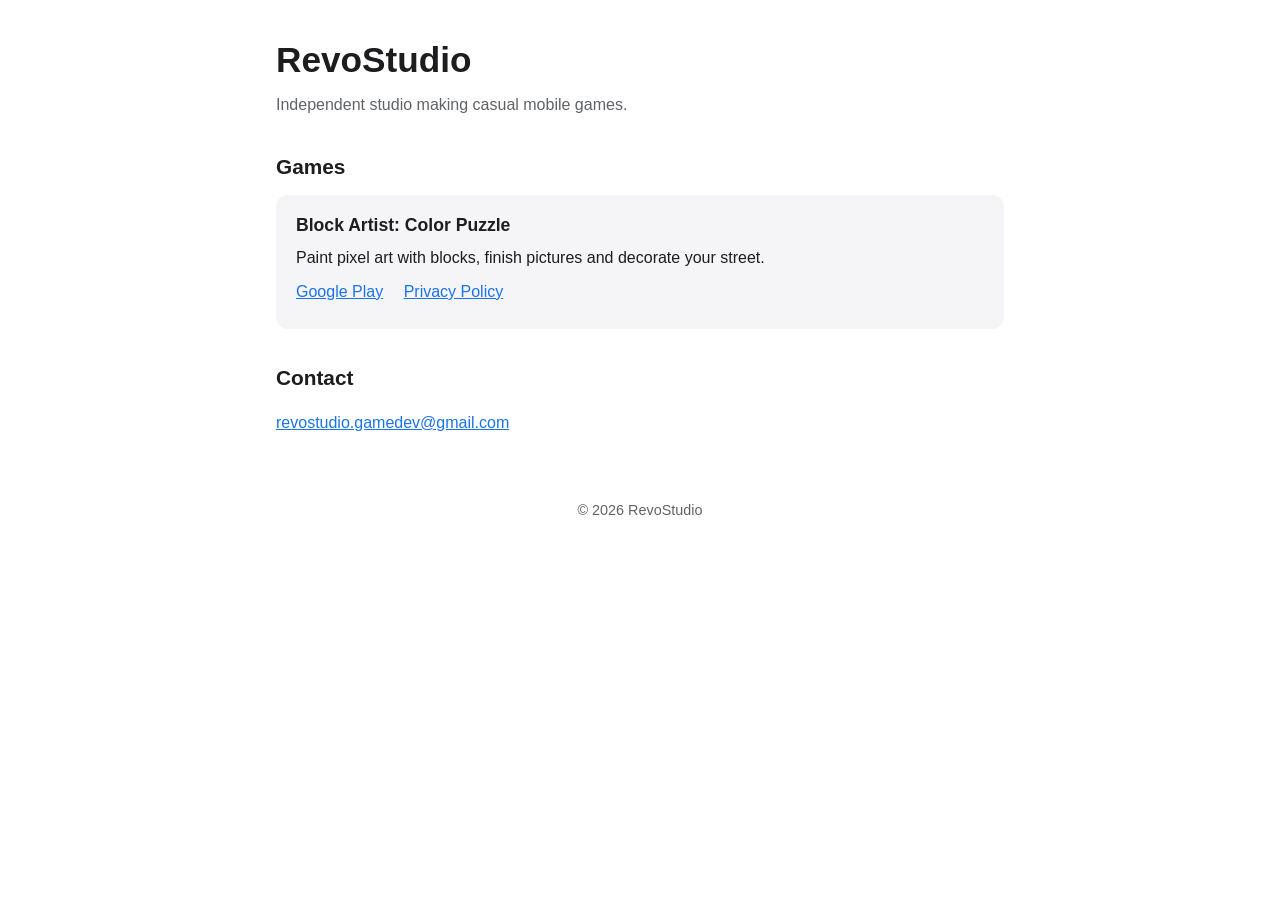
<file: index.html>
<!doctype html>
<html lang="en">
<head>
  <meta charset="utf-8">
  <meta name="viewport" content="width=device-width, initial-scale=1">
  <title>RevoStudio</title>
  <meta name="description" content="RevoStudio is an independent game studio making casual mobile games.">
  <link rel="stylesheet" href="style.css">
</head>
<body>
  <main class="page">
    <header class="hero">
      <h1>RevoStudio</h1>
      <p>Independent studio making casual mobile games.</p>
    </header>

    <section>
      <h2>Games</h2>
      <article class="card">
        <h3>Block Artist: Color Puzzle</h3>
        <p>Paint pixel art with blocks, finish pictures and decorate your street.</p>
        <p class="links">
          <a href="https://play.google.com/store/apps/details?id=com.playcus.BlockArtist">Google Play</a>
          <a href="block-artist/privacy-policy.html">Privacy Policy</a>
        </p>
      </article>
    </section>

    <section>
      <h2>Contact</h2>
      <p><a href="mailto:revostudio.gamedev@gmail.com">revostudio.gamedev@gmail.com</a></p>
    </section>
  </main>
  <footer class="footer">&copy; 2026 RevoStudio</footer>
</body>
</html>
</file>
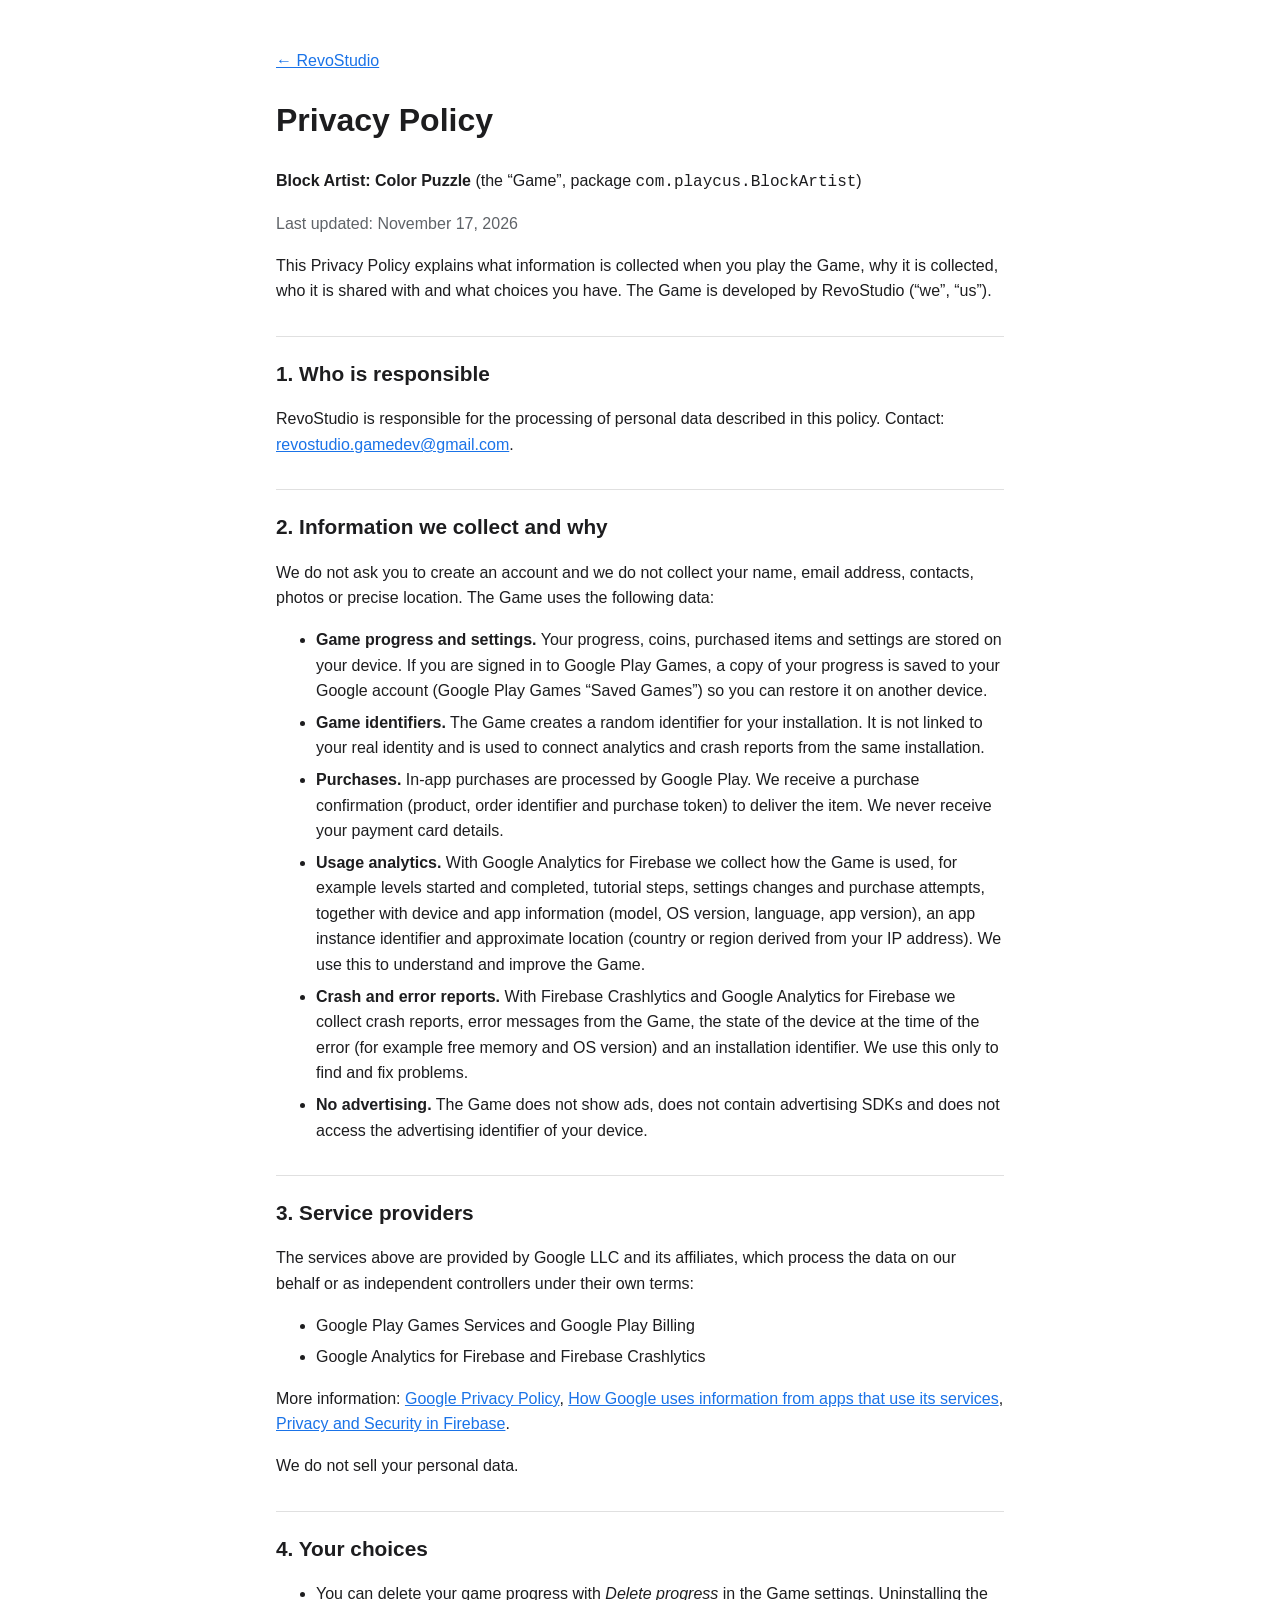
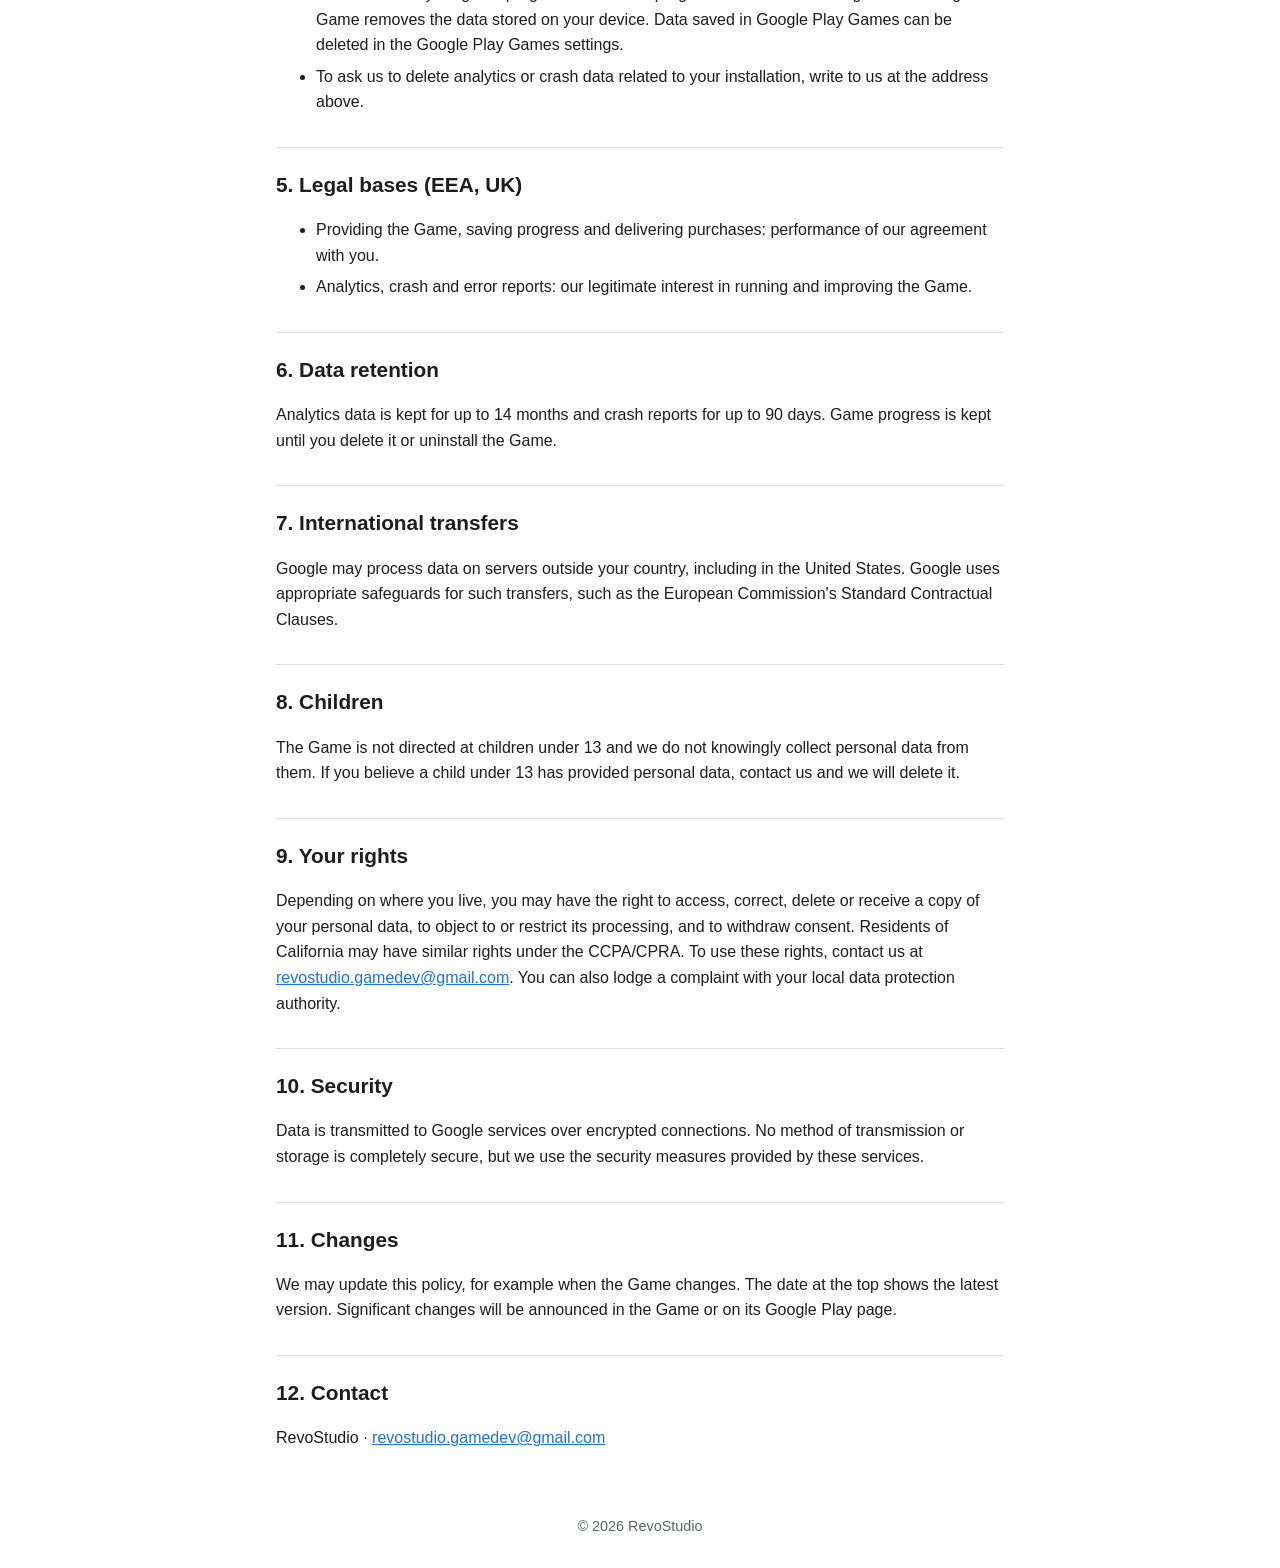
<file: block-artist/privacy-policy.html>
<!doctype html>
<html lang="en">
<head>
  <meta charset="utf-8">
  <meta name="viewport" content="width=device-width, initial-scale=1">
  <title>Privacy Policy – Block Artist: Color Puzzle</title>
  <meta name="description" content="Privacy Policy of the Block Artist: Color Puzzle mobile game by RevoStudio.">
  <link rel="stylesheet" href="../style.css">
</head>
<body>
  <main class="page policy">
    <p><a href="../index.html">&larr; RevoStudio</a></p>
    <h1>Privacy Policy</h1>
    <p><strong>Block Artist: Color Puzzle</strong> (the “Game”, package <code>com.playcus.BlockArtist</code>)</p>
    <p class="updated">Last updated: November 17, 2026</p>

    <p>This Privacy Policy explains what information is collected when you play the Game, why it is collected,
    who it is shared with and what choices you have. The Game is developed by RevoStudio (“we”, “us”).</p>

    <h2>1. Who is responsible</h2>
    <p>RevoStudio is responsible for the processing of personal data described in this policy.
    Contact: <a href="mailto:revostudio.gamedev@gmail.com">revostudio.gamedev@gmail.com</a>.</p>

    <h2>2. Information we collect and why</h2>
    <p>We do not ask you to create an account and we do not collect your name, email address, contacts,
    photos or precise location. The Game uses the following data:</p>
    <ul>
      <li><strong>Game progress and settings.</strong> Your progress, coins, purchased items and settings are stored on your device.
        If you are signed in to Google Play Games, a copy of your progress is saved to your Google account
        (Google Play Games “Saved Games”) so you can restore it on another device.</li>
      <li><strong>Game identifiers.</strong> The Game creates a random identifier for your installation. It is not linked to your
        real identity and is used to connect analytics and crash reports from the same installation.</li>
      <li><strong>Purchases.</strong> In-app purchases are processed by Google Play. We receive a purchase confirmation
        (product, order identifier and purchase token) to deliver the item. We never receive your payment card details.</li>
      <li><strong>Usage analytics.</strong> With Google Analytics for Firebase we collect how the Game is used, for example
        levels started and completed, tutorial steps, settings changes and purchase attempts, together with device and app
        information (model, OS version, language, app version), an app instance identifier and approximate location
        (country or region derived from your IP address). We use this to understand and improve the Game.</li>
      <li><strong>Crash and error reports.</strong> With Firebase Crashlytics and Google Analytics for Firebase we collect
        crash reports, error messages from the Game, the state of the device at the time of the error (for example free memory
        and OS version) and an installation identifier. We use this only to find and fix problems.</li>
      <li><strong>No advertising.</strong> The Game does not show ads, does not contain advertising SDKs and does not
        access the advertising identifier of your device.</li>
    </ul>

    <h2>3. Service providers</h2>
    <p>The services above are provided by Google LLC and its affiliates, which process the data on our behalf or as
    independent controllers under their own terms:</p>
    <ul>
      <li>Google Play Games Services and Google Play Billing</li>
      <li>Google Analytics for Firebase and Firebase Crashlytics</li>
    </ul>
    <p>More information:
      <a href="https://policies.google.com/privacy">Google Privacy Policy</a>,
      <a href="https://policies.google.com/technologies/partner-sites">How Google uses information from apps that use its services</a>,
      <a href="https://firebase.google.com/support/privacy">Privacy and Security in Firebase</a>.</p>
    <p>We do not sell your personal data.</p>

    <h2>4. Your choices</h2>
    <ul>
      <li>You can delete your game progress with <em>Delete progress</em> in the Game settings. Uninstalling the Game removes
        the data stored on your device. Data saved in Google Play Games can be deleted in the Google Play Games settings.</li>
      <li>To ask us to delete analytics or crash data related to your installation, write to us at the address above.</li>
    </ul>

    <h2>5. Legal bases (EEA, UK)</h2>
    <ul>
      <li>Providing the Game, saving progress and delivering purchases: performance of our agreement with you.</li>
      <li>Analytics, crash and error reports: our legitimate interest in running and improving the Game.</li>
    </ul>

    <h2>6. Data retention</h2>
    <p>Analytics data is kept for up to 14 months and crash reports for up to 90 days. Game progress is kept until you delete it
    or uninstall the Game.</p>

    <h2>7. International transfers</h2>
    <p>Google may process data on servers outside your country, including in the United States. Google uses appropriate
    safeguards for such transfers, such as the European Commission's Standard Contractual Clauses.</p>

    <h2>8. Children</h2>
    <p>The Game is not directed at children under 13 and we do not knowingly collect personal data from them.
    If you believe a child under 13 has provided personal data, contact us and we will delete it.</p>

    <h2>9. Your rights</h2>
    <p>Depending on where you live, you may have the right to access, correct, delete or receive a copy of your personal data,
    to object to or restrict its processing, and to withdraw consent. Residents of California may have similar rights under
    the CCPA/CPRA. To use these rights, contact us at
    <a href="mailto:revostudio.gamedev@gmail.com">revostudio.gamedev@gmail.com</a>. You can also lodge a complaint with your
    local data protection authority.</p>

    <h2>10. Security</h2>
    <p>Data is transmitted to Google services over encrypted connections. No method of transmission or storage is
    completely secure, but we use the security measures provided by these services.</p>

    <h2>11. Changes</h2>
    <p>We may update this policy, for example when the Game changes. The date at the top shows the latest version.
    Significant changes will be announced in the Game or on its Google Play page.</p>

    <h2>12. Contact</h2>
    <p>RevoStudio &middot; <a href="mailto:revostudio.gamedev@gmail.com">revostudio.gamedev@gmail.com</a></p>
  </main>
  <footer class="footer">&copy; 2026 RevoStudio</footer>
</body>
</html>
</file>
<file: style.css>
:root {
  --bg: #ffffff;
  --text: #1d1d1f;
  --muted: #5f6368;
  --card: #f5f5f7;
  --accent: #1a73e8;
  --line: #e0e0e0;
}

@media (prefers-color-scheme: dark) {
  :root {
    --bg: #121212;
    --text: #ececec;
    --muted: #a0a0a0;
    --card: #1e1e1e;
    --accent: #8ab4f8;
    --line: #2c2c2c;
  }
}

* { box-sizing: border-box; }

body {
  margin: 0;
  background: var(--bg);
  color: var(--text);
  font: 16px/1.6 -apple-system, BlinkMacSystemFont, "Segoe UI", Roboto, Arial, sans-serif;
}

.page {
  max-width: 760px;
  margin: 0 auto;
  padding: 32px 16px 48px;
}

.hero h1 { margin: 0 0 4px; font-size: 2.2rem; }
.hero p { margin: 0 0 32px; color: var(--muted); }

h2 { margin: 32px 0 12px; font-size: 1.3rem; }
h3 { margin: 0 0 6px; font-size: 1.1rem; }

a { color: var(--accent); }

.card {
  background: var(--card);
  border-radius: 12px;
  padding: 16px 20px;
}

.card p { margin: 0 0 8px; }
.links a { margin-right: 16px; }

.policy h2 { border-top: 1px solid var(--line); padding-top: 20px; }
.policy li { margin-bottom: 6px; }
.updated { color: var(--muted); }

.footer {
  text-align: center;
  color: var(--muted);
  font-size: 0.9rem;
  padding: 0 16px 32px;
}
</file>
